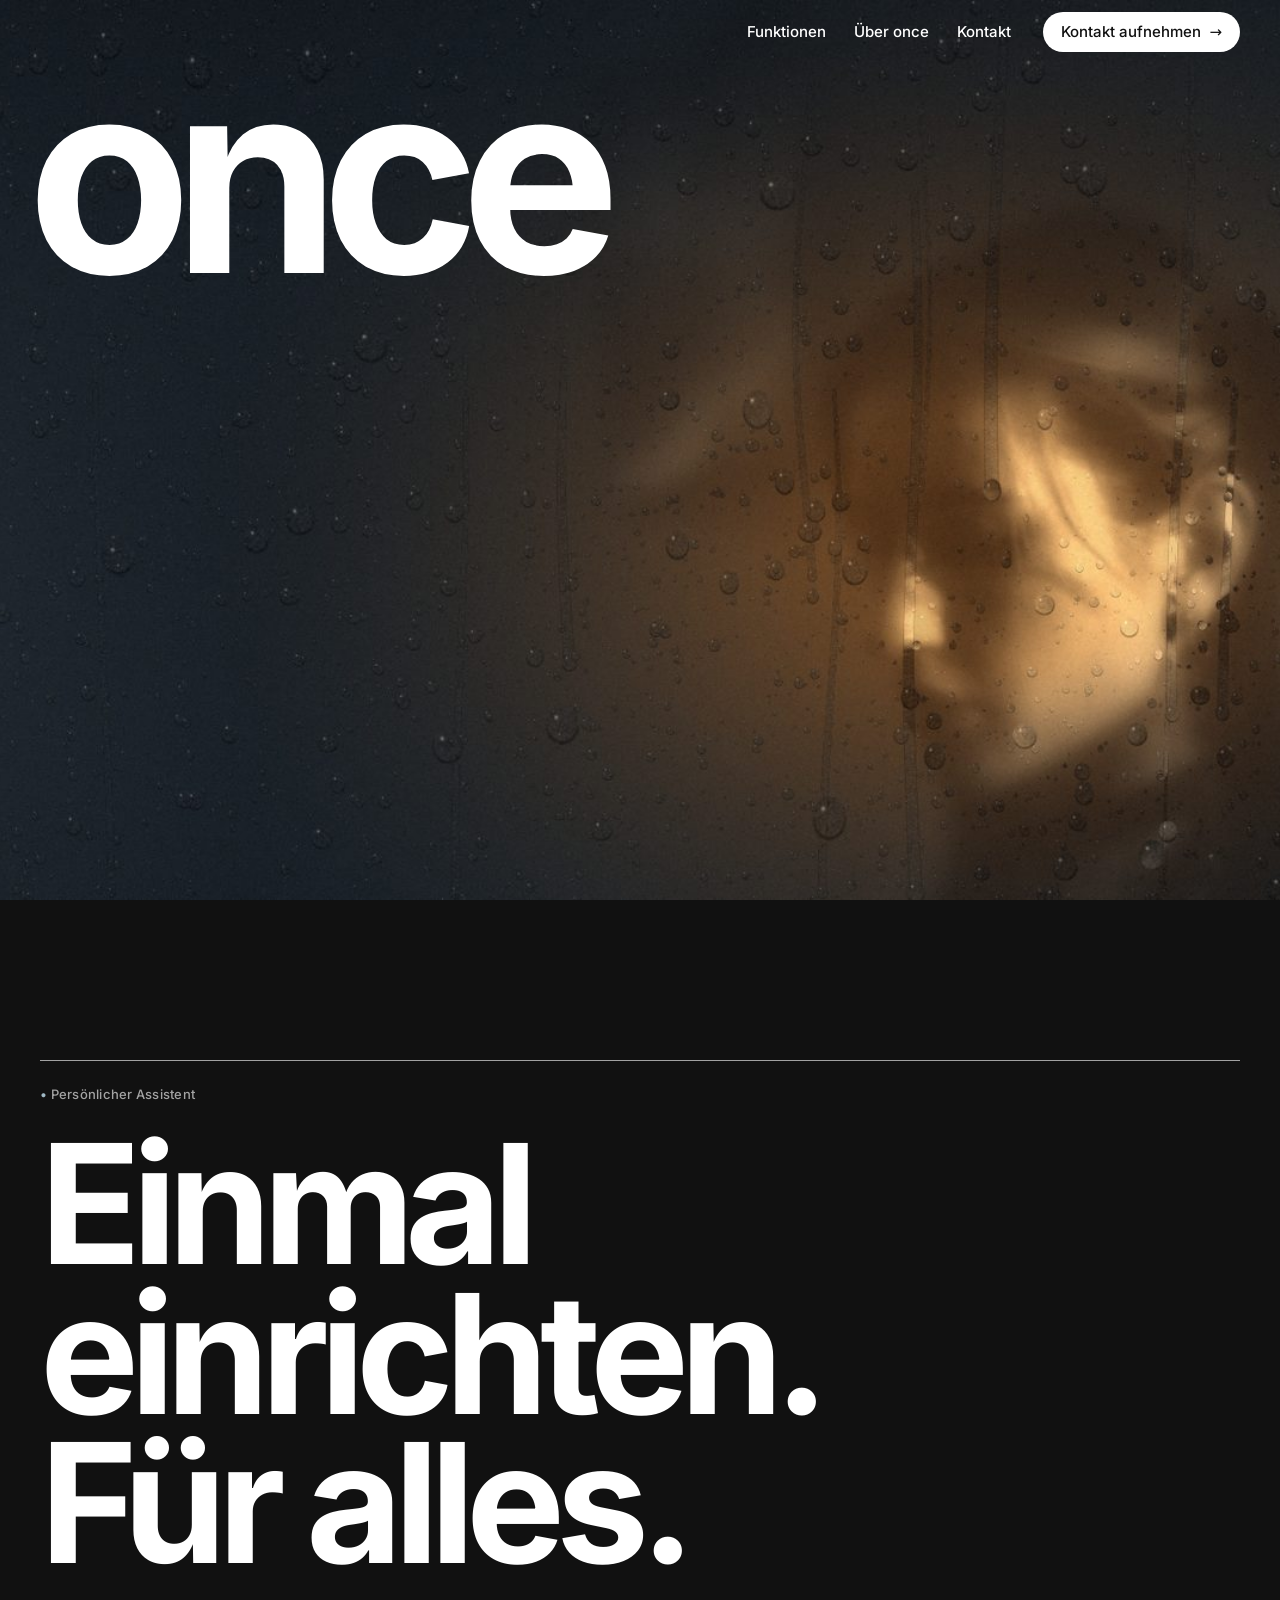
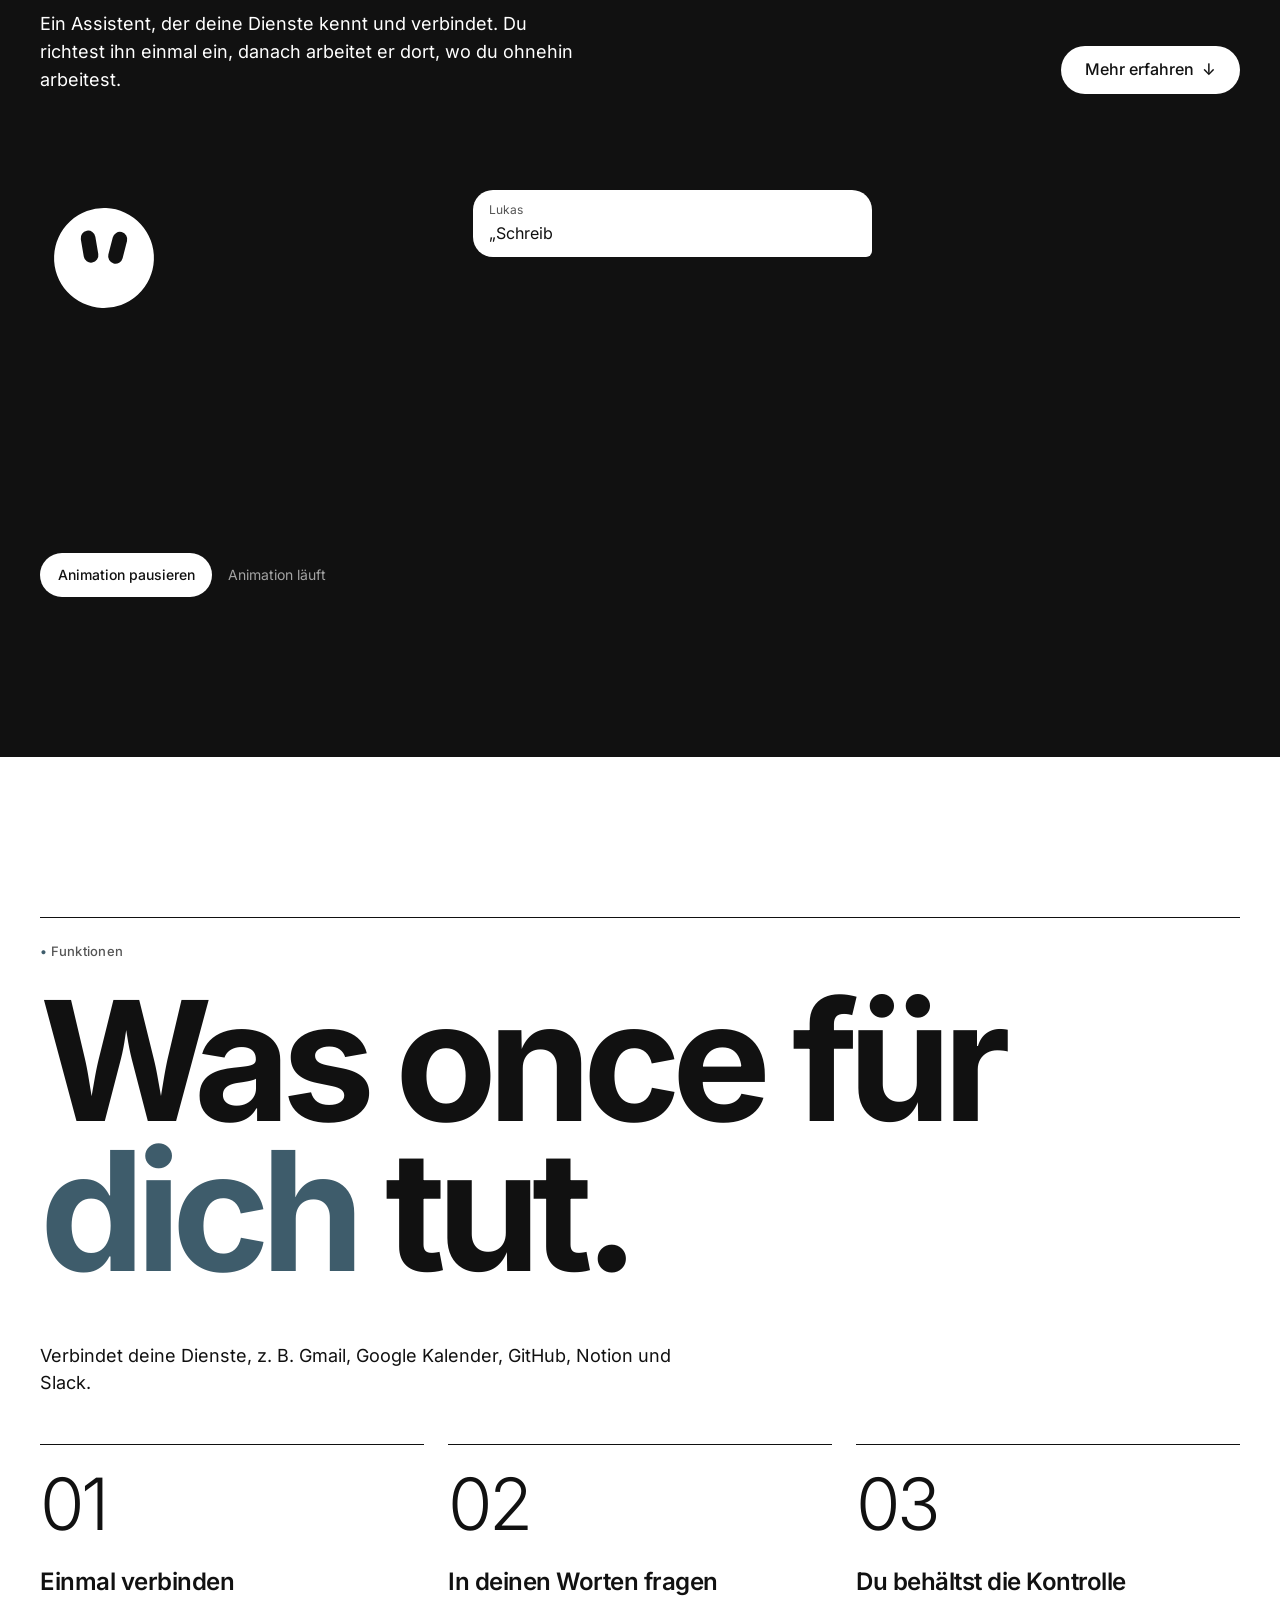
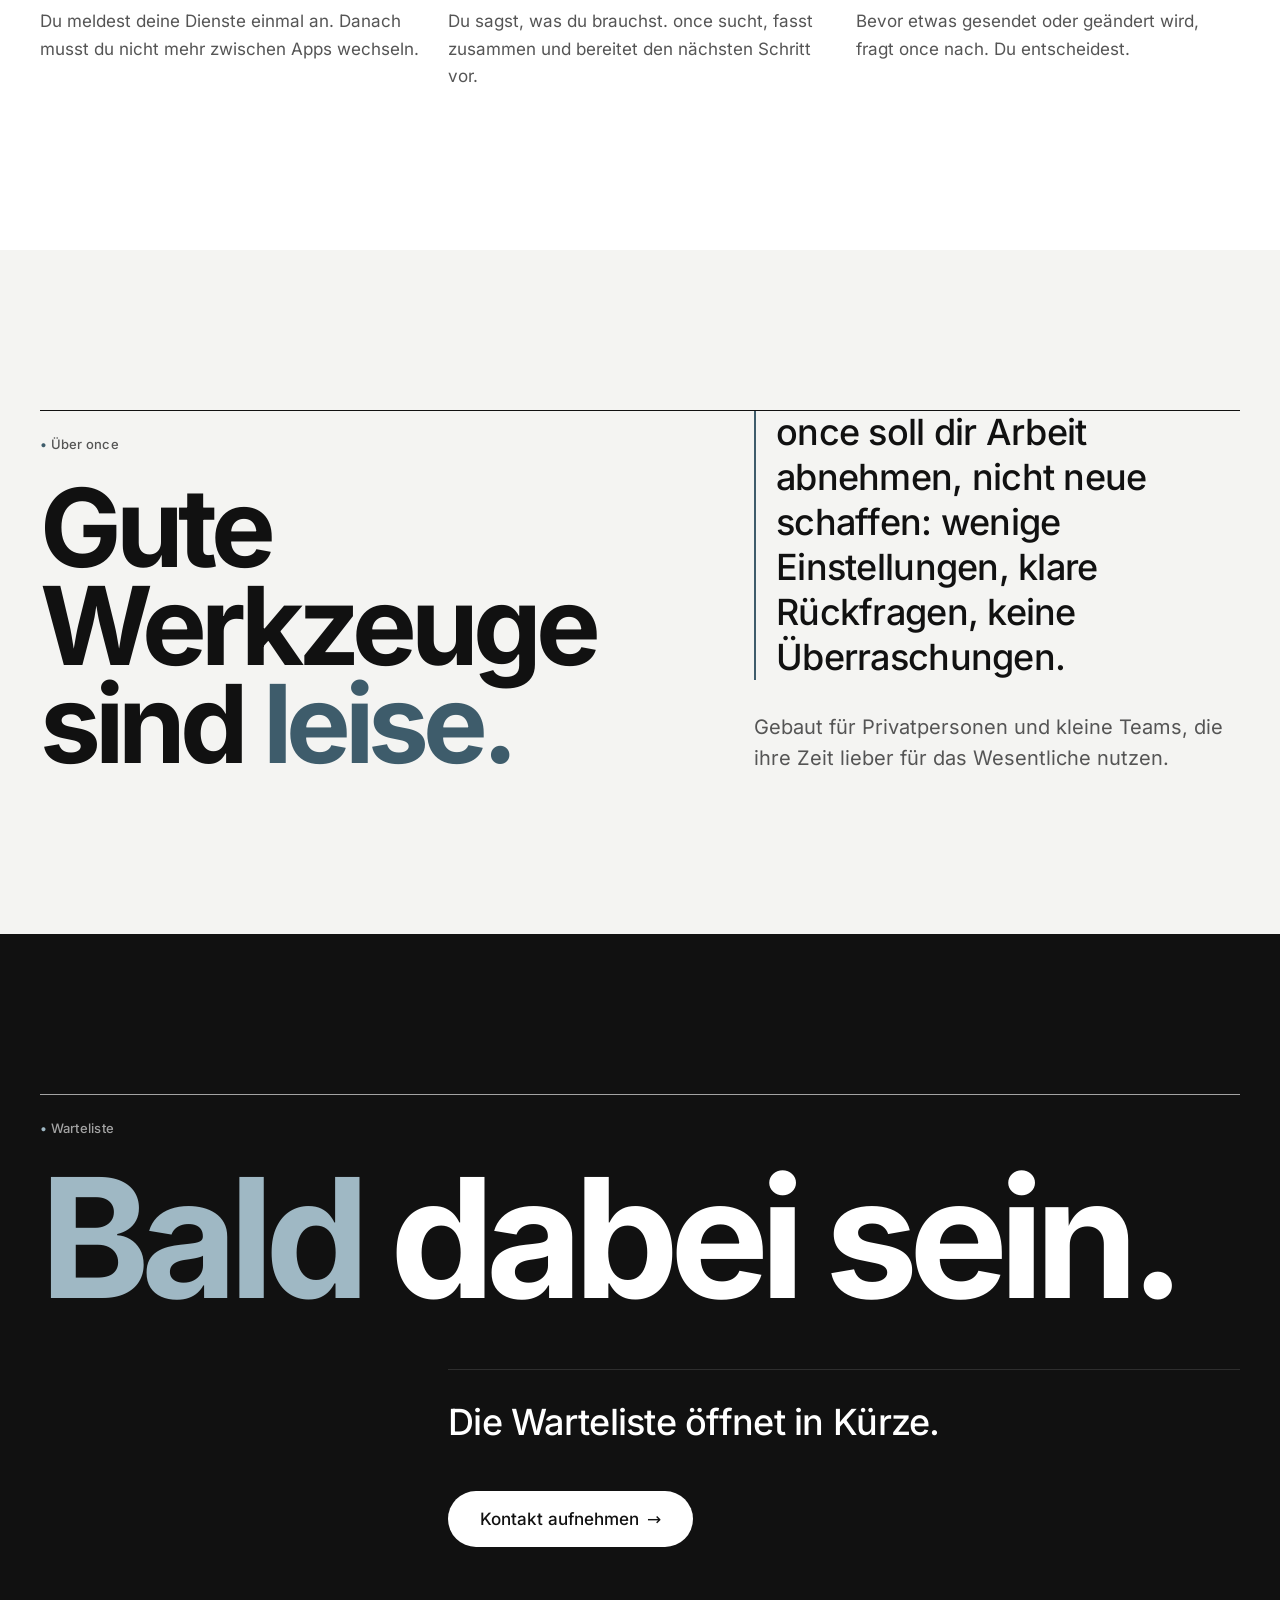
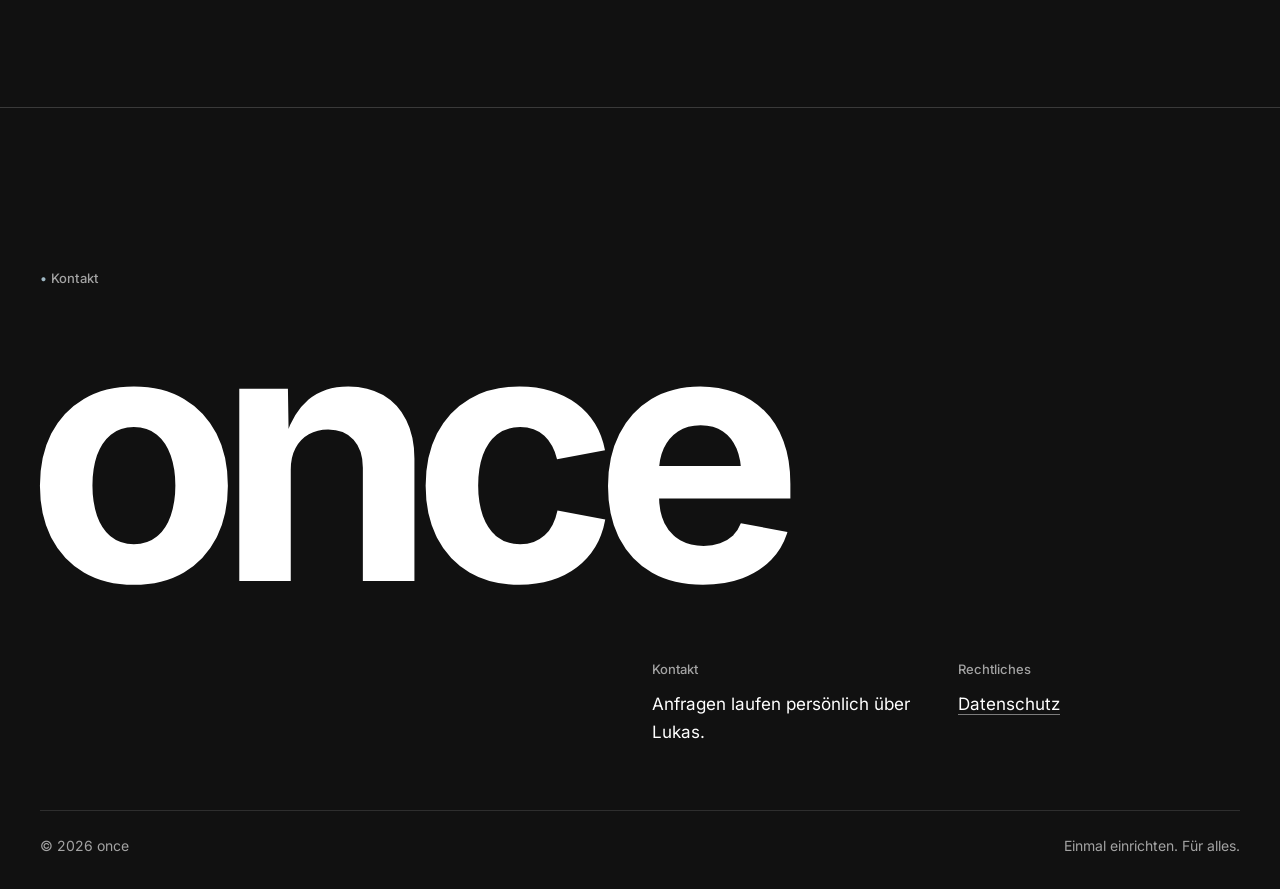
<file: index.html>
<!doctype html>
<html lang="de">
<head>
  <meta charset="utf-8">
  <meta name="viewport" content="width=device-width, initial-scale=1">
  <meta name="robots" content="noindex, nofollow">
  <title>once – dein Assistent, einmal eingerichtet</title>
  <meta name="description" content="once ist ein persönlicher AI-Assistent, der deine Dienste verbindet. Einmal einrichten, danach läuft alles an einem Ort.">
  <meta name="theme-color" content="#111111">
  <link rel="preload" href="fonts/inter-latin-wght-normal.woff2" as="font" type="font/woff2" crossorigin>
  <link rel="stylesheet" href="styles.css">
</head>
<body>
  <a class="skip" href="#main">Zum Inhalt springen</a>

  <header class="nav" id="top">
    <div class="nav__inner">
      <a class="logo" href="#top" aria-label="once – zum Seitenanfang">once</a>

      <button class="nav__toggle" type="button" aria-expanded="false" aria-controls="menu">
        <span class="sr">Menü öffnen</span>
        <span class="nav__bar nav__bar--a"></span>
        <span class="nav__bar nav__bar--b"></span>
      </button>

      <nav class="nav__menu" id="menu" aria-label="Hauptmenü">
        <ul>
          <li><a href="#funktionen">Funktionen</a></li>
          <li><a href="#ueber">Über once</a></li>
          <li><a href="#kontakt">Kontakt</a></li>
        </ul>
        <a class="btn btn--small" href="#kontakt">Kontakt aufnehmen<span class="btn__arrow" aria-hidden="true">→</span></a>
      </nav>
    </div>
  </header>

  <main id="main">
    <!-- Hero (Fassung 9g, Entscheid Lukas 19.11. 11:38): nur das Glas-Foto und die Wortmarke „once“. -->
    <section class="hero" data-theme="dark" aria-label="once">
      <picture class="hero__media">
        <source media="(min-width: 1200px)" srcset="img/hero-wide-1600.jpg 1600w, img/hero-wide-2200.jpg 2200w" sizes="100vw" width="1600" height="754">
        <source media="(min-width: 768px)" srcset="img/hero-1200.jpg 1200w, img/hero-1550.jpg 1553w" sizes="100vw" width="1200" height="801">
        <img src="img/hero-800p.jpg" width="800" height="1000" alt="Porträt einer Frau hinter einer beschlagenen Glasscheibe mit Wassertropfen" fetchpriority="high">
      </picture>
      <p class="hero__mark" aria-hidden="true">once</p>
    </section>

    <!-- Persönlicher Assistent (9g): dunkel, weil die Figur weiss auf dunklem Grund steht. Darunter die Live-Demo aus 9f. -->
    <section class="section section--dark section--assistent" id="assistent" data-theme="dark" aria-labelledby="assistent-title">
      <div class="wrap grid">
        <header class="section__head rule reveal">
          <p class="label"><span class="dot" aria-hidden="true">•</span> Persönlicher Assistent</p>
          <h1 class="section__title" id="assistent-title">Einmal einrichten.<br>Für alles.</h1>
        </header>
        <p class="assistent__lead reveal">Ein Assistent, der deine Dienste kennt und verbindet. Du richtest ihn einmal ein, danach arbeitet er dort, wo du ohnehin arbeitest.</p>
        <div class="assistent__action reveal">
          <a class="btn btn--light" href="#funktionen">Mehr erfahren<span class="btn__arrow btn__arrow--down" aria-hidden="true">↓</span></a>
        </div>
        <figure class="demo agent-demo" id="demo" aria-labelledby="demo-caption">
          <figcaption class="sr" id="demo-caption">Beispiel: Lukas sagt once eine Aufgabe. once verbindet sich mit deinen Diensten, fragt vor dem Senden nach und erledigt sie.</figcaption>
          <div class="stage">
            <div class="stage__agent">
              <svg class="agent" data-mood="friendly" viewBox="0 0 200 200" aria-hidden="true" focusable="false">
                <g class="agent__head">
                  <circle class="agent__ball" cx="100" cy="100" r="78"/>
                  <g class="agent__face">
                    <g class="agent__eye agent__eye--l">
                      <rect class="agent__pill" x="68" y="70" width="20" height="44" rx="10"/>
                      <path class="agent__smile" d="M64 98 Q78 80 92 98"/>
                    </g>
                    <g class="agent__eye agent__eye--r">
                      <rect class="agent__pill" x="112" y="70" width="20" height="44" rx="10"/>
                      <rect class="agent__lid" x="106" y="88" width="32" height="6" rx="3"/>
                      <path class="agent__smile" d="M108 98 Q122 80 136 98"/>
                    </g>
                  </g>
                </g>
              </svg>
            </div>
            <div class="stage__talk">
              <p class="say say--user demo__step" data-at="1"><span class="say__who">Lukas</span><span class="say__text"><span class="w">„Schreib</span> <span class="w">Anna,</span> <span class="w">dass</span> <span class="w">ich</span> <span class="w">morgen</span> <span class="w">später</span> <span class="w">komme.“</span></span></p>
              <div class="load demo__step" data-at="2">
                <p class="load__label">Verbindet sich mit Gmail.</p>
                <span class="load__track" aria-hidden="true"><span class="load__bar"></span></span>
              </div>
              <ul class="svc demo__step" data-at="3" aria-label="Dienste">
                <li>Gmail</li>
                <li>Google Kalender</li>
                <li>GitHub</li>
                <li>Notion</li>
                <li>Slack</li>
              </ul>
              <div class="say say--agent demo__step" data-at="4">
                <span class="say__who">once</span>
                <p class="say__text">„Soll ich das senden?“</p>
                <p class="say__btns"><span class="fake-btn fake-btn--main">Senden</span><span class="fake-btn">Ändern</span></p>
              </div>
            </div>
          </div>
          <p class="demo__end demo__step" data-at="5">Einmal einrichten. Danach sagst du, was passiert.</p>
          <div class="demo__ctrls">
            <button class="demo__ctrl" type="button" hidden>Animation pausieren</button>
            <p class="demo__status" role="status" hidden></p>
          </div>
        </figure>
      </div>
    </section>

    <!-- Funktionen: hell -->
    <section class="section section--white" id="funktionen" data-theme="light" aria-labelledby="funktionen-title">
      <div class="wrap grid">
        <header class="section__head rule reveal">
          <p class="label"><span class="dot" aria-hidden="true">•</span> Funktionen</p>
          <h2 class="section__title" id="funktionen-title">Was once für <em class="hl">dich</em> tut.</h2>
        </header>
        <p class="services reveal">Verbindet deine Dienste, z. B. Gmail, Google Kalender, GitHub, Notion und Slack.</p>
        <ol class="features">
          <li class="feature reveal" style="--i:0">
            <span class="feature__num">01</span>
            <h3>Einmal verbinden</h3>
            <p>Du meldest deine Dienste einmal an. Danach musst du nicht mehr zwischen Apps wechseln.</p>
          </li>
          <li class="feature reveal" style="--i:1">
            <span class="feature__num">02</span>
            <h3>In deinen Worten fragen</h3>
            <p>Du sagst, was du brauchst. once sucht, fasst zusammen und bereitet den nächsten Schritt vor.</p>
          </li>
          <li class="feature reveal" style="--i:2">
            <span class="feature__num">03</span>
            <h3>Du behältst die Kontrolle</h3>
            <p>Bevor etwas gesendet oder geändert wird, fragt once nach. Du entscheidest.</p>
          </li>
        </ol>
      </div>
    </section>

    <!-- Über once: hell (#f4f4f2) laut Briefing Punkt 4, zweigeteilt ab 1200 px -->
    <section class="section" id="ueber" data-theme="light" aria-labelledby="ueber-title">
      <div class="wrap grid">
        <header class="section__head section__head--split rule reveal">
          <p class="label"><span class="dot" aria-hidden="true">•</span> Über once</p>
          <h2 class="section__title" id="ueber-title">Gute Werkzeuge sind <em class="hl">leise.</em></h2>
        </header>
        <div class="about reveal">
          <p class="about__quote">once soll dir Arbeit abnehmen, nicht neue schaffen: wenige Einstellungen, klare Rückfragen, keine Überraschungen.</p>
          <p>Gebaut für Privatpersonen und kleine Teams, die ihre Zeit lieber für das Wesentliche nutzen.</p>
        </div>
      </div>
    </section>

    <!-- Warteliste: dunkel (#111111), Entscheid Lukas 19.11. 08:45 -->
    <section class="section section--dark" id="warteliste" data-theme="dark" aria-labelledby="warteliste-title">
      <div class="wrap grid">
        <header class="section__head rule reveal">
          <p class="label"><span class="dot" aria-hidden="true">•</span> Warteliste</p>
          <h2 class="section__title" id="warteliste-title"><em class="hl">Bald</em> dabei sein.</h2>
        </header>
        <p class="soon-block reveal">Die Warteliste öffnet in Kürze.</p>
        <div class="cta reveal" style="--i:1">
          <a class="btn btn--cta" href="#kontakt">Kontakt aufnehmen<span class="btn__arrow" aria-hidden="true">→</span></a>
        </div>
      </div>
    </section>
  </main>

  <!-- Kontakt/Footer: dunkel. Keine Mail/Telefon (Entscheid Lukas 19.11.): Anfragen laufen über Lukas. -->
  <footer class="footer" id="kontakt" data-theme="dark">
    <div class="wrap grid">
      <p class="label footer__label"><span class="dot" aria-hidden="true">•</span> Kontakt</p>
      <p class="footer__big reveal" aria-hidden="true">once</p>
      <div class="footer__col reveal">
        <h2 class="footer__title">Kontakt</h2>
        <p>Anfragen laufen persönlich über Lukas.</p>
      </div>
      <div class="footer__col reveal">
        <h2 class="footer__title">Rechtliches</h2>
        <ul class="footer__links">
          <li><a class="link" href="datenschutz.html">Datenschutz</a></li>
        </ul>
      </div>
      <div class="footer__bottom">
        <p>© <span id="year">2026</span> once</p>
        <p>Einmal einrichten. Für alles.</p>
      </div>
    </div>
  </footer>

  <div class="cursor" aria-hidden="true"></div>
  <script src="script.js" defer></script>
</body>
</html>
</file>
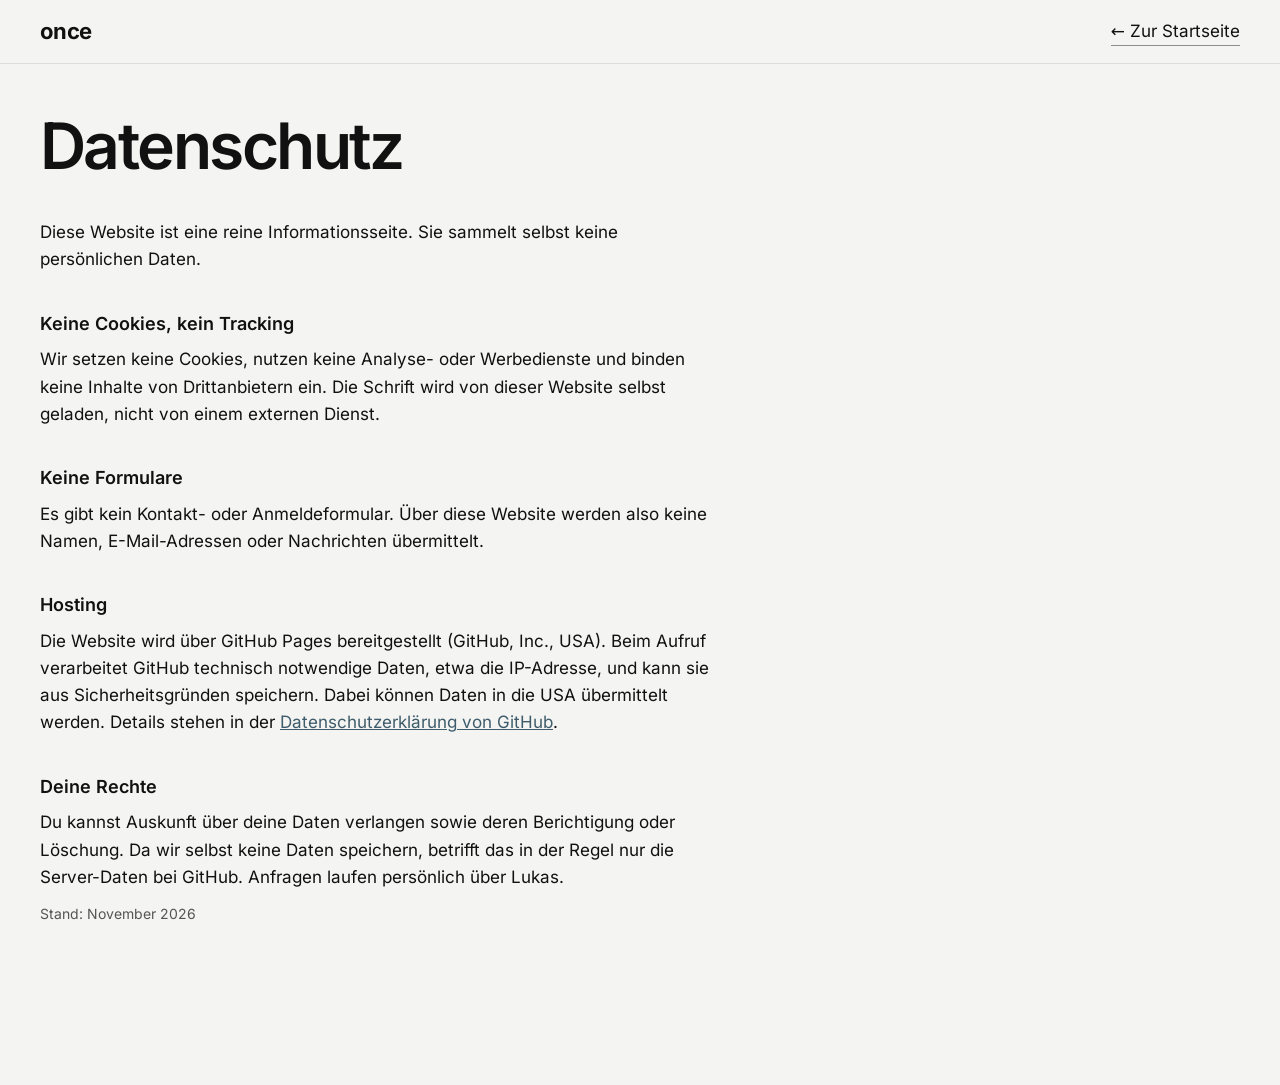
<file: datenschutz.html>
<!doctype html>
<html lang="de">
<head>
  <meta charset="utf-8">
  <meta name="viewport" content="width=device-width, initial-scale=1">
  <meta name="robots" content="noindex, nofollow">
  <title>Datenschutz – once</title>
  <meta name="theme-color" content="#f4f4f2">
  <link rel="preload" href="fonts/inter-latin-wght-normal.woff2" as="font" type="font/woff2" crossorigin>
  <link rel="stylesheet" href="styles.css">
</head>
<body>
  <a class="skip" href="#main">Zum Inhalt springen</a>

  <header class="legal__bar">
    <div class="wrap">
      <a class="logo" href="index.html" aria-label="once – zur Startseite">once</a>
      <a class="link" href="index.html">← Zur Startseite</a>
    </div>
  </header>

  <main id="main" class="legal">
    <div class="wrap">
      <article class="legal__body">
        <h1>Datenschutz</h1>

        <p>Diese Website ist eine reine Informationsseite. Sie sammelt selbst keine persönlichen Daten.</p>

        <h2>Keine Cookies, kein Tracking</h2>
        <p>Wir setzen keine Cookies, nutzen keine Analyse- oder Werbedienste und binden keine Inhalte von Drittanbietern ein. Die Schrift wird von dieser Website selbst geladen, nicht von einem externen Dienst.</p>

        <h2>Keine Formulare</h2>
        <p>Es gibt kein Kontakt- oder Anmeldeformular. Über diese Website werden also keine Namen, E-Mail-Adressen oder Nachrichten übermittelt.</p>

        <h2>Hosting</h2>
        <p>Die Website wird über GitHub Pages bereitgestellt (GitHub, Inc., USA). Beim Aufruf verarbeitet GitHub technisch notwendige Daten, etwa die IP-Adresse, und kann sie aus Sicherheitsgründen speichern. Dabei können Daten in die USA übermittelt werden. Details stehen in der <a href="https://docs.github.com/de/site-policy/privacy-policies/github-general-privacy-statement">Datenschutzerklärung von GitHub</a>.</p>

        <h2>Deine Rechte</h2>
        <p>Du kannst Auskunft über deine Daten verlangen sowie deren Berichtigung oder Löschung. Da wir selbst keine Daten speichern, betrifft das in der Regel nur die Server-Daten bei GitHub. Anfragen laufen persönlich über Lukas.</p>

        <p class="legal__meta">Stand: November 2026</p>
      </article>
    </div>
  </main>
</body>
</html>
</file>
<file: styles.css>
/* once – Landingpage. Hell/dunkel im Wechsel, grosse Typografie.
   Kein Blur, keine Verläufe, keine Tönung per CSS. Beschlag, Tropfen und Schlieren im Hero stecken in der Bilddatei. */

@font-face {
  font-family: "Inter";
  src: url("fonts/inter-latin-wght-normal.woff2") format("woff2");
  font-weight: 100 900;
  font-style: normal;
  font-display: swap;
}

:root {
  --light: #f4f4f2;
  --white: #ffffff;
  --dark: #111111;
  --ink: #111111;
  --muted: #555555;        /* auf --light 6.8:1 */
  --muted-dark: #a3a3a3;   /* auf --dark 7.5:1 */
  --accent: #3e5c6b;       /* auf --light 6.5:1 */
  --accent-light: #9fb8c4; /* auf --dark 9.1:1 */
  --line: #dcdcd8;
  --line-dark: #2e2e2e;

  --font: "Inter", system-ui, -apple-system, "Segoe UI", Roboto, Arial, sans-serif;
  --pad: 1.25rem;
  --gap: 1rem;
  --nav-h: 4rem;
  --section-y: 6rem;
}

*, *::before, *::after { box-sizing: border-box; }
html { scroll-behavior: smooth; scroll-padding-top: var(--nav-h); -webkit-text-size-adjust: 100%; }
@media (prefers-reduced-motion: reduce) { html { scroll-behavior: auto; } * { transition: none !important; } }

body {
  margin: 0;
  font-family: var(--font);
  font-size: 1.0625rem;
  line-height: 1.6;
  color: var(--ink);
  background: var(--light);
  -webkit-font-smoothing: antialiased;
  overflow-x: hidden;
}
body.menu-open { overflow: hidden; }

h1, h2, h3, p, ol, ul { margin: 0; }
ol, ul { padding: 0; list-style: none; }
a { color: inherit; }
:focus-visible { outline: 2px solid var(--accent); outline-offset: 3px; }

.sr { position: absolute; width: 1px; height: 1px; overflow: hidden; clip: rect(0 0 0 0); white-space: nowrap; }
.skip { position: absolute; left: var(--pad); top: -3rem; z-index: 100; padding: .5rem .875rem; background: var(--dark); color: var(--white); border-radius: 4px; }
.skip:focus { top: .75rem; }

/* Raster: 4 Spalten auf dem Handy, 12 ab 768 px */
.wrap { width: 100%; max-width: 1360px; margin: 0 auto; padding: 0 var(--pad); }
.grid { display: grid; grid-template-columns: repeat(4, minmax(0, 1fr)); column-gap: var(--gap); }
.grid > * { grid-column: 1 / -1; }

.label {
  font-size: .8125rem;
  font-weight: 500;
  letter-spacing: .02em;
  color: var(--muted);
  margin-bottom: 1.5rem;
}

/* Buttons */
.btn {
  display: inline-flex; align-items: center; justify-content: center;
  min-height: 3rem; padding: 0 1.5rem;
  border-radius: 999px;
  background: var(--dark); color: var(--white);
  font-weight: 500; font-size: 1rem; text-decoration: none;
  transition: background-color .2s ease;
}
.btn:hover { background: var(--accent); }
.btn--small { min-height: 2.5rem; padding: 0 1.125rem; font-size: .9375rem; }

/* Navigation */
.nav {
  position: sticky; top: 0; z-index: 50;
  background: var(--light);
  border-bottom: 1px solid transparent;
  transition: background-color .25s ease, color .25s ease, border-color .25s ease;
}
.nav.is-scrolled { border-bottom-color: var(--line); }
.nav.is-dark { background: var(--dark); color: var(--white); border-bottom-color: var(--line-dark); }
.nav.is-dark .nav__menu { background: var(--dark); color: var(--white); }
.nav.is-dark .btn { background: var(--white); color: var(--dark); }
.nav.is-dark .btn:hover { background: var(--line); }
/* Über dem Hero-Foto: Leiste durchsichtig (kein Blur), die Wortmarke im Bild ersetzt das kleine Logo */
.nav.is-over { background: transparent; border-bottom-color: transparent; }
.nav.is-over .logo { visibility: hidden; }
body.menu-open .nav.is-over { background: var(--dark); }
@media (min-width: 768px) { .nav.is-over .nav__menu { background: transparent; } }
body.menu-open .nav.is-over .logo { visibility: visible; }

.nav__inner { max-width: 1360px; margin: 0 auto; padding: 0 var(--pad); height: var(--nav-h); display: flex; align-items: center; justify-content: space-between; }
.logo { font-weight: 700; font-size: 1.375rem; letter-spacing: -.03em; text-decoration: none; }

.nav__toggle {
  position: relative; z-index: 2;
  width: 2.75rem; height: 2.75rem; margin-right: -.5rem;
  border: 0; background: transparent; color: inherit; cursor: pointer;
}
.nav__bar { position: absolute; left: .625rem; right: .625rem; height: 2px; background: currentColor; transition: transform .25s ease; }
.nav__bar--a { top: 1.0625rem; }
.nav__bar--b { top: 1.5625rem; }
.nav__toggle[aria-expanded="true"] .nav__bar--a { transform: translateY(.25rem) rotate(45deg); }
.nav__toggle[aria-expanded="true"] .nav__bar--b { transform: translateY(-.25rem) rotate(-45deg); }

/* Mobiles Menü: Vollfläche, deckend */
.nav__menu {
  position: fixed; inset: var(--nav-h) 0 0 0;
  display: none; flex-direction: column; gap: 2rem;
  padding: 2rem var(--pad);
  background: var(--light); color: var(--ink);
}
.nav__menu.is-open { display: flex; }
.nav__menu ul { display: flex; flex-direction: column; gap: .25rem; }
.nav__menu ul a { display: block; padding: .25rem 0; font-size: 2.25rem; font-weight: 600; letter-spacing: -.03em; text-decoration: none; }
.nav__menu .btn { align-self: flex-start; }

@media (min-width: 768px) {
  .nav__toggle { display: none; }
  .nav__menu { position: static; display: flex; flex-direction: row; align-items: center; gap: 2rem; padding: 0; background: transparent; }
  .nav__menu ul { flex-direction: row; gap: 1.75rem; }
  .nav__menu ul a { font-size: .9375rem; font-weight: 500; letter-spacing: 0; padding: .25rem 0; }
}

/* Hero (9g): nur das Glas-Foto und die Wortmarke. Kein Claim, keine Figur.
   Beschlag, Tropfen und Schlieren stecken in der Bilddatei, kein Effekt per CSS. */
.hero { position: relative; margin-top: calc(-1 * var(--nav-h) - 1px); background: var(--dark); color: var(--white); overflow: hidden; }
.hero__media { display: block; }
.hero__media img { display: block; width: 100%; height: auto; aspect-ratio: 4 / 5; object-fit: cover; object-position: 50% 50%; }
.hero__mark {
  position: absolute; z-index: 1;
  top: calc(var(--nav-h) + .25rem); left: var(--pad);
  font-size: clamp(5.5rem, 30vw, 20rem); font-weight: 700; line-height: .8;
  letter-spacing: -.07em; margin: 0 0 0 -.05em; color: var(--white);
  pointer-events: none; user-select: none;
}
.btn--light { background: var(--white); color: var(--dark); }
.btn--light:hover { background: var(--line); }

/* Abschnitte */
.section { padding: var(--section-y) 0; background: var(--light); }
.section--white { background: var(--white); }
.section--dark { background: var(--dark); color: var(--white); }
.section--dark .label { color: var(--muted-dark); }

.section__head { margin-bottom: 3.5rem; }
.section__title {
  font-size: clamp(2.5rem, 8vw, 6.5rem);
  font-weight: 700;
  line-height: .98;
  letter-spacing: -.045em;
}

.features { display: grid; gap: 2.5rem; }
.feature { border-top: 1px solid var(--line); padding-top: 1.25rem; }
.feature__num { display: block; font-size: .8125rem; font-weight: 500; color: var(--accent); margin-bottom: 1.5rem; }
.feature h3 { font-size: 1.5rem; font-weight: 600; letter-spacing: -.02em; line-height: 1.2; margin-bottom: .75rem; }
.feature p { color: var(--muted); }

.soon-block {
  font-size: clamp(1.5rem, 4vw, 2.25rem);
  font-weight: 500;
  letter-spacing: -.02em;
  border-top: 1px solid var(--line);
  padding-top: 1.5rem;
}
.section--dark .soon-block { border-top-color: var(--line-dark); }

.about { font-size: 1.25rem; line-height: 1.55; display: grid; gap: 1.25rem; }
.about p + p { color: var(--muted); }

/* Footer */
.footer { background: var(--dark); color: var(--white); padding: var(--section-y) 0 2rem; }
.footer .label { color: var(--muted-dark); }
.footer__big { font-size: clamp(5rem, 30vw, 22rem); font-weight: 700; line-height: .8; letter-spacing: -.07em; margin: 0 0 4rem -.04em; }
.footer__col { margin-bottom: 2.5rem; }
.footer__title { font-size: .8125rem; font-weight: 500; color: var(--muted-dark); margin-bottom: .75rem; }
.footer__links { display: grid; gap: .25rem; }
.soon { color: var(--muted-dark); margin-left: .375rem; }
.footer__bottom { display: flex; flex-wrap: wrap; justify-content: space-between; gap: .5rem 2rem; border-top: 1px solid var(--line-dark); padding-top: 1.5rem; margin-top: 1.5rem; font-size: .875rem; color: var(--muted-dark); }

/* Tablet: 12 Spalten */
@media (min-width: 768px) {
  :root { --pad: 2rem; --gap: 1.5rem; --section-y: 8rem; }
  .grid { grid-template-columns: repeat(12, minmax(0, 1fr)); }
  .hero__media img { aspect-ratio: 3 / 2; }
  .hero__mark { font-size: min(22vw, 20rem); }
  .features { grid-template-columns: repeat(3, minmax(0, 1fr)); gap: var(--gap); }
  .soon-block { grid-column: 1 / -1; }
  .about { grid-column: 1 / span 10; }
  .footer__col { grid-column: span 6; }
}

/* Desktop: Hero bildschirmhoch, Über once zweigeteilt */
@media (min-width: 1200px) {
  :root { --pad: 2.5rem; --section-y: 10rem; }
  .hero { height: 100vh; min-height: 36rem; }
  .hero__media { position: absolute; inset: 0; }
  .hero__media img { height: 100%; aspect-ratio: auto; object-position: 50% 40%; }
  .hero__mark { font-size: min(21vw, 30vh, 22rem); left: max(var(--pad), calc((100vw - 1360px) / 2 + var(--pad))); }
  .section__head--split { grid-column: 1 / span 6; margin-bottom: 0; }
  .about { grid-column: 8 / -1; align-self: end; }
  .soon-block { grid-column: 5 / -1; }
  .cta { grid-column: 5 / -1; }
  .footer__col { grid-column: span 3; }
  .footer__col:first-of-type { grid-column: 7 / span 3; }
  .footer__label { grid-column: 1 / -1; }
}


/* ---------- Fassung 5: Bewegung, Zustände, Struktur ---------- */

/* Fokus: auf dunklen Flächen und über dem Foto weiss statt Akzent (Akzent auf #111 wäre zu schwach) */
[data-theme="dark"] :focus-visible, .nav.is-dark :focus-visible, .nav.is-over :focus-visible, .footer :focus-visible { outline-color: var(--white); }

/* Links in der Navigation: Unterstreichung zieht sich von links ein (Hover, Fokus, aktiver Abschnitt) */
.nav__menu ul a { position: relative; }
.nav__menu ul a::after {
  content: ""; position: absolute; left: 0; right: 0; bottom: 0; height: 1px;
  background: currentColor; transform: scaleX(0); transform-origin: left center;
  transition: transform .3s ease;
}
.nav__menu ul a:hover::after, .nav__menu ul a:focus-visible::after, .nav__menu ul a.is-active::after { transform: scaleX(1); }
@media (max-width: 767px) { .nav__menu ul a::after { height: 2px; bottom: .25rem; right: auto; width: 2.5rem; } }

/* Buttons: ruhiger Hover, Pfeil rückt ein Stück */
.btn { gap: .5rem; transition: background-color .25s ease, color .25s ease; }
.btn__arrow { display: inline-block; transition: transform .25s ease; }
.btn:hover .btn__arrow, .btn:focus-visible .btn__arrow { transform: translateX(3px); }
.btn:hover .btn__arrow--down, .btn:focus-visible .btn__arrow--down { transform: translateY(2px); }
.btn:active { transform: translateY(1px); }
.btn--cta { min-height: 3.5rem; padding: 0 2rem; font-size: 1.0625rem; }
.cta { margin-top: 2.5rem; }

/* Funktionen: grosse Nummer als Blickfang, Linie zieht sich beim Einblenden ein */
.feature { position: relative; border-top: 0; padding-top: 1.5rem; }
.feature::before {
  content: ""; position: absolute; top: 0; left: 0; right: 0; height: 1px;
  background: var(--ink); transform-origin: left center;
}
.feature__num { font-size: clamp(3rem, 7vw, 4.5rem); font-weight: 300; line-height: 1; letter-spacing: -.04em; margin-bottom: 1.75rem; }

/* Über once: erste Zeile als Zitatzeile */
.about__quote {
  font-size: clamp(1.5rem, 3.2vw, 2.25rem); font-weight: 500; line-height: 1.25; letter-spacing: -.02em;
  color: var(--ink); border-left: 2px solid var(--accent); padding-left: 1.25rem; margin-bottom: .75rem;
}

/* Einblenden beim Scrollen: nur wenn JS läuft und Bewegung erlaubt ist, nur einmal */
.has-reveal .reveal {
  opacity: 0; transform: translateY(24px);
  transition: opacity .55s ease, transform .55s cubic-bezier(.2, .7, .2, 1);
  transition-delay: calc(var(--i, 0) * 90ms);
}
.has-reveal .reveal.is-in { opacity: 1; transform: none; }
.has-reveal .feature.reveal::before { transform: scaleX(0); transition: transform .7s cubic-bezier(.2, .7, .2, 1); transition-delay: calc(var(--i, 0) * 90ms + 150ms); }
.has-reveal .feature.reveal.is-in::before { transform: scaleX(1); }

@media (prefers-reduced-motion: reduce) {
  .reveal { opacity: 1 !important; transform: none !important; }
  .feature::before { transform: none !important; }
  .btn:hover .btn__arrow, .btn:focus-visible .btn__arrow, .btn:active { transform: none; }
}
@media print { .reveal { opacity: 1 !important; transform: none !important; } }

/* ---------- Fassung 6: Footer-Link, Datenschutz-Seite ---------- */
.link { position: relative; text-decoration: none; }
.link::after {
  content: ""; position: absolute; left: 0; right: 0; bottom: -1px; height: 1px;
  background: currentColor; opacity: .45; transform-origin: left center;
  transition: opacity .25s ease, transform .3s ease;
}
.link:hover::after, .link:focus-visible::after { opacity: 1; animation: link-draw .35s ease; }
@keyframes link-draw { from { transform: scaleX(0); } to { transform: scaleX(1); } }
@media (prefers-reduced-motion: reduce) { .link:hover::after, .link:focus-visible::after { animation: none; } }

.legal { padding: calc(var(--nav-h) + 3rem) 0 var(--section-y); }
.legal__bar { position: fixed; inset: 0 0 auto 0; height: var(--nav-h); background: var(--light); border-bottom: 1px solid var(--line); z-index: 10; }
.legal__bar .wrap { height: 100%; display: flex; align-items: center; justify-content: space-between; }
.legal__body { max-width: 42rem; }
.legal__body h1 { font-size: clamp(2.25rem, 6vw, 4rem); font-weight: 600; letter-spacing: -.04em; line-height: 1.05; margin-bottom: 2.5rem; }
.legal__body h2 { font-size: 1.125rem; font-weight: 600; margin: 2.25rem 0 .5rem; }
.legal__body p + p { margin-top: .75rem; }
.legal__body a { color: var(--accent); }
.legal__meta { margin-top: 3rem; color: var(--muted); font-size: .875rem; }


/* ---------- Fassung 7: mehr Persönlichkeit ---------- */

/* 1. Typografie: grösser, dichter, ein Wort im Akzent */
.section__title { font-size: clamp(3rem, 13vw, 10.5rem); line-height: .9; letter-spacing: -.055em; }
@media (min-width: 1200px) { .section__head--split .section__title { font-size: min(8.5vw, 9rem); } }
.hl { font-style: normal; color: var(--accent); }
.section--dark .hl, .footer .hl { color: var(--accent-light); }
.dot { color: var(--accent); }
.section--dark .dot, .footer .dot, .hero .dot { color: var(--accent-light); }

/* 2. Über once dunkel: harter Schnitt, kein Verlauf */
.section--dark .about__quote { color: var(--white); border-left-color: var(--accent-light); }
.section--dark .about p + p { color: var(--muted-dark); }

/* 4. Wiederkehrende Linie: zieht sich beim Einblenden über die volle Breite */
.rule { position: relative; padding-top: 1.5rem; }
.rule::before {
  content: ""; position: absolute; top: 0; left: 0; right: 0; height: 1px;
  background: var(--ink); transform-origin: left center;
}
.section--dark .rule::before { background: var(--muted-dark); }
.has-reveal .rule.reveal::before { transform: scaleX(0); transition: transform .9s cubic-bezier(.2, .7, .2, 1) .1s; }
.has-reveal .rule.reveal.is-in::before { transform: scaleX(1); }
@media (min-width: 1200px) { .section__head--split.rule::before { right: calc(-100% - var(--gap)); } }
.section__head--split.rule { overflow: visible; }

/* 3. Wortmarke im Hero: beim Scrollen kleiner und leicht nach oben (Wert aus JS, --p 0..1) */
.hero__mark { transform-origin: left top; will-change: transform; transform: translate3d(0, calc(var(--p, 0) * -6vh), 0) scale(calc(1 - var(--p, 0) * .22)); }

/* 6. Funktionen: Nummer wechselt zum Akzent, Karte hebt sich um 2 px */
.feature__num { color: var(--ink); transition: color .25s ease; }
.feature { transition: translate .25s ease; }
.has-reveal .feature.reveal { transition: opacity .55s ease calc(var(--i, 0) * 90ms), transform .55s cubic-bezier(.2, .7, .2, 1) calc(var(--i, 0) * 90ms), translate .25s ease 0s; }
.feature:hover, .feature:focus-within { translate: 0 -2px; }
.feature:hover .feature__num, .feature:focus-within .feature__num { color: var(--accent); }

/* 5. Cursor: nur Desktop mit Maus, Systemzeiger bleibt sichtbar */
.cursor { display: none; }
.has-cursor .cursor {
  display: block; position: fixed; left: 0; top: 0; z-index: 200;
  width: 14px; height: 14px; margin: -7px 0 0 -7px; border-radius: 50%;
  border: 1.5px solid #ffffff; mix-blend-mode: difference;
  pointer-events: none; opacity: 0;
  transition: width .25s ease, height .25s ease, margin .25s ease, opacity .2s ease;
}
.has-cursor .cursor.is-on { opacity: 1; }
.has-cursor .cursor.is-link { width: 44px; height: 44px; margin: -22px 0 0 -22px; }

@media (prefers-reduced-motion: reduce) {
  .hero__mark { transform: none !important; }
  .rule::before { transform: none !important; }
  .feature:hover, .feature:focus-within { translate: none !important; }
  .cursor { display: none !important; }
}
@media print { .rule::before { transform: none !important; } .cursor { display: none !important; } }

/* 7d: Warteliste dunkel (Entscheid Lukas 19.11., 08:45) */
.section--dark .btn { background: var(--white); color: var(--dark); }
.section--dark .btn:hover, .section--dark .btn:focus-visible { background: var(--accent-light); color: var(--dark); }
/* Warteliste und Kontakt sind beide dunkel: feine Linie trennt sie */
.footer { border-top: 1px solid #3a3a3a; }

/* ---------- Agent-Demo (Stand 9g, zusammengeführt aus 9 bis 9f) ----------
   Abschnitt „Persönlicher Assistent“ (dunkel, #111): Label, Überschrift, Lead, „Mehr erfahren ↓“,
   darunter die Live-Demo: links die Figur, rechts der Chat zwischen Lukas und once.
   Ohne Rahmen, Leiste und Kasten. Runde Sprechblasen, Pillen statt Rechtecke. Kein Verlauf, kein Blur.
   Pause-Knopf bleibt (WCAG 2.2.2: Bewegung länger als 5 s braucht eine Pause). */

/* Dienste nur als Text, keine Logos (Entscheid Lukas 19.11.) */
.services { grid-column: 1 / -1; margin: 0 0 3rem; max-width: 42rem; color: var(--ink); font-size: 1.125rem; line-height: 1.5; }

/* Abschnitt */
.section--assistent .section__head { margin-bottom: 2rem; }
.assistent__lead { font-size: 1.125rem; line-height: 1.55; color: var(--white); max-width: 34rem; margin-bottom: 2rem; }
.assistent__action { margin-bottom: 4rem; }

/* Demo */
.demo { grid-column: 1 / -1; margin: 0; max-width: 52rem; color: var(--white); }
.stage { display: grid; grid-template-columns: 4.5rem minmax(0, 1fr); align-items: start; gap: 1rem; }
.stage__agent { display: flex; justify-content: flex-start; padding-top: .25rem; }
.stage__talk { display: grid; gap: .75rem; align-content: start; min-width: 0; }

/* Figur: weisse Kugel, schräge schwarze Pillen-Augen. Flach, ohne Glanz oder Schatten. */
.agent { --tilt: 12deg; width: 4.5rem; height: 4.5rem; overflow: visible; }
.agent__head { transform-box: view-box; transform-origin: 100px 100px; }
.agent__ball { fill: var(--white); }
.agent__pill, .agent__lid { fill: var(--dark); }
.agent__smile { fill: none; stroke: var(--dark); stroke-width: 9; stroke-linecap: round; }
.agent__eye { transform-box: fill-box; transform-origin: 50% 50%; transition: transform .45s cubic-bezier(.2,.7,.2,1); }
.agent__pill { transform-box: fill-box; transform-origin: 50% 100%; transition: transform .4s cubic-bezier(.2,.7,.2,1), opacity .25s ease; }
.agent__lid, .agent__smile { opacity: 0; transition: opacity .25s ease; }
/* neutral: schräge Pillen */
.agent__eye--l { transform: rotate(calc(var(--tilt) * -1)); }
.agent__eye--r { transform: rotate(var(--tilt)); }
/* aufmerksam: Augen grösser, leicht nach oben */
.agent[data-mood="attentive"] .agent__eye--l { transform: translateY(-5px) rotate(calc(var(--tilt) * -1)) scale(1.15); }
.agent[data-mood="attentive"] .agent__eye--r { transform: translateY(-5px) rotate(var(--tilt)) scale(1.15); }
/* nachdenklich: rechtes Auge halb zu, Lid als schwarzer Balken (Blick seitlich kommt aus script.js) */
.agent[data-mood="thinking"] .agent__eye--r .agent__pill { transform: scaleY(.5); }
.agent[data-mood="thinking"] .agent__eye--r .agent__lid { opacity: 1; }
/* Rückfrage: Augen etwas grösser (Kopfneigung aus script.js) */
.agent[data-mood="ask"] .agent__eye--l { transform: rotate(calc(var(--tilt) * -1)) scale(1.08); }
.agent[data-mood="ask"] .agent__eye--r { transform: rotate(var(--tilt)) scale(1.08); }
/* freundlich: Augen werden zu kleinen Bögen */
.agent[data-mood="friendly"] .agent__eye { transform: none; }
.agent[data-mood="friendly"] .agent__pill { opacity: 0; transform: scaleY(.3); }
.agent[data-mood="friendly"] .agent__smile { opacity: 1; }

/* Chat: Lukas rechts (weiss), once links (#262626). Nur runde Formen. */
.say { margin: 0; padding: .7rem 1rem; border-radius: 1.25rem; line-height: 1.45; max-width: 26rem; }
.say__who { display: block; font-size: .75rem; margin-bottom: .15rem; color: #a3a3a3; } /* #a3a3a3 auf #262626 ca. 6.0:1 */
.say__text { margin: 0; font-size: 1rem; color: var(--white); }
.say--user { justify-self: end; background: var(--white); border-bottom-right-radius: .375rem; }
.say--user .say__who { color: var(--muted); } /* #555 auf #fff 7.5:1 */
.say--user .say__text { color: var(--ink); }
.say--agent { justify-self: start; background: #262626; border-bottom-left-radius: .375rem; }
.say__btns { display: flex; flex-wrap: wrap; gap: .5rem; margin: .75rem 0 0; }
/* Nur Anzeige, nicht klickbar */
.fake-btn { display: inline-block; padding: .4rem 1rem; border-radius: 999px; font-size: .875rem; font-weight: 500; background: #3a3a3a; color: var(--white); pointer-events: none; user-select: none; }
.fake-btn--main { background: var(--accent-light); color: var(--dark); } /* 9.1:1 */

/* Ladezeile und Dienste (nur Text) */
.load { display: grid; justify-self: start; gap: .45rem; padding-left: .25rem; }
.load__label { margin: 0; font-size: .875rem; color: #a3a3a3; } /* auf #111 ca. 7.5:1 */
.load__track { display: block; width: 7rem; height: 4px; border-radius: 999px; background: #333; overflow: hidden; }
.load__bar { display: block; height: 100%; border-radius: 999px; background: var(--white); transform-origin: 0 50%; }
.svc { list-style: none; margin: 0; padding: 0 0 0 .25rem; display: flex; flex-wrap: wrap; gap: .25rem .9rem; }
.svc li { font-size: .875rem; color: #d6d6d6; }

/* Endsatz, Pause-Knopf, Statuszeile */
.demo__end { margin: 0; padding: 1.75rem 0 0; font-size: clamp(1.375rem, 4.5vw, 2rem); font-weight: 600; letter-spacing: -.02em; line-height: 1.2; color: var(--white); }
.demo__ctrls { display: flex; flex-wrap: wrap; align-items: center; gap: .5rem 1rem; margin-top: 1.5rem; }
.demo__ctrl { font: inherit; font-size: .875rem; font-weight: 500; border: 0; border-radius: 999px; padding: .4rem 1.1rem; min-width: 168px; min-height: 44px; background: var(--white); color: var(--dark); cursor: pointer; }
.demo__ctrl:hover { background: #dcdcd8; }
.demo__ctrl:focus-visible { outline: 2px solid var(--white); outline-offset: 3px; }
.demo__status { margin: 0; font-size: .875rem; color: #a3a3a3; } /* #a3a3a3 auf #111 ca. 7.5:1 */

@media (min-width: 768px) {
  .assistent__lead { grid-column: 1 / span 7; margin-bottom: 0; }
  .assistent__action { grid-column: 9 / -1; justify-self: end; align-self: end; margin-bottom: 0; }
  .demo { margin-top: 5rem; }
  .stage { grid-template-columns: 6rem minmax(0, 1fr); gap: 1.5rem; }
  .agent { width: 6rem; height: 6rem; }
  .demo__end { padding-top: 2rem; }
}
@media (min-width: 1200px) {
  .demo { grid-column: 1 / span 9; margin-top: 6rem; }
  .stage { grid-template-columns: 8rem minmax(0, 1fr); gap: 2rem; }
  .agent { width: 8rem; height: 8rem; }
  .say { max-width: 28rem; }
}

/* Ablauf: nur wenn script.js .demo--anim setzt. Ohne JS bleibt alles sichtbar (Endbild). */
.demo--anim .demo__step { opacity: 0; transform: translateY(8px); transition: opacity .45s ease, transform .45s cubic-bezier(.2,.7,.2,1); }
.demo--anim .demo__step.is-on { opacity: 1; transform: none; }
.demo--anim .w, .demo--anim .svc li { opacity: 0; transition: opacity .25s ease; }
.demo--anim .w.is-on, .demo--anim .svc li.is-on { opacity: 1; }
@media (prefers-reduced-motion: reduce) {
  .demo .demo__step, .demo .w, .demo .svc li { opacity: 1 !important; transform: none !important; transition: none !important; }
  .agent__eye, .agent__pill, .agent__lid, .agent__smile { transition: none !important; }
}
@media print { .demo .demo__step, .demo .w, .demo .svc li { opacity: 1 !important; transform: none !important; } .demo__ctrl, .demo__status { display: none; } }
</file>
